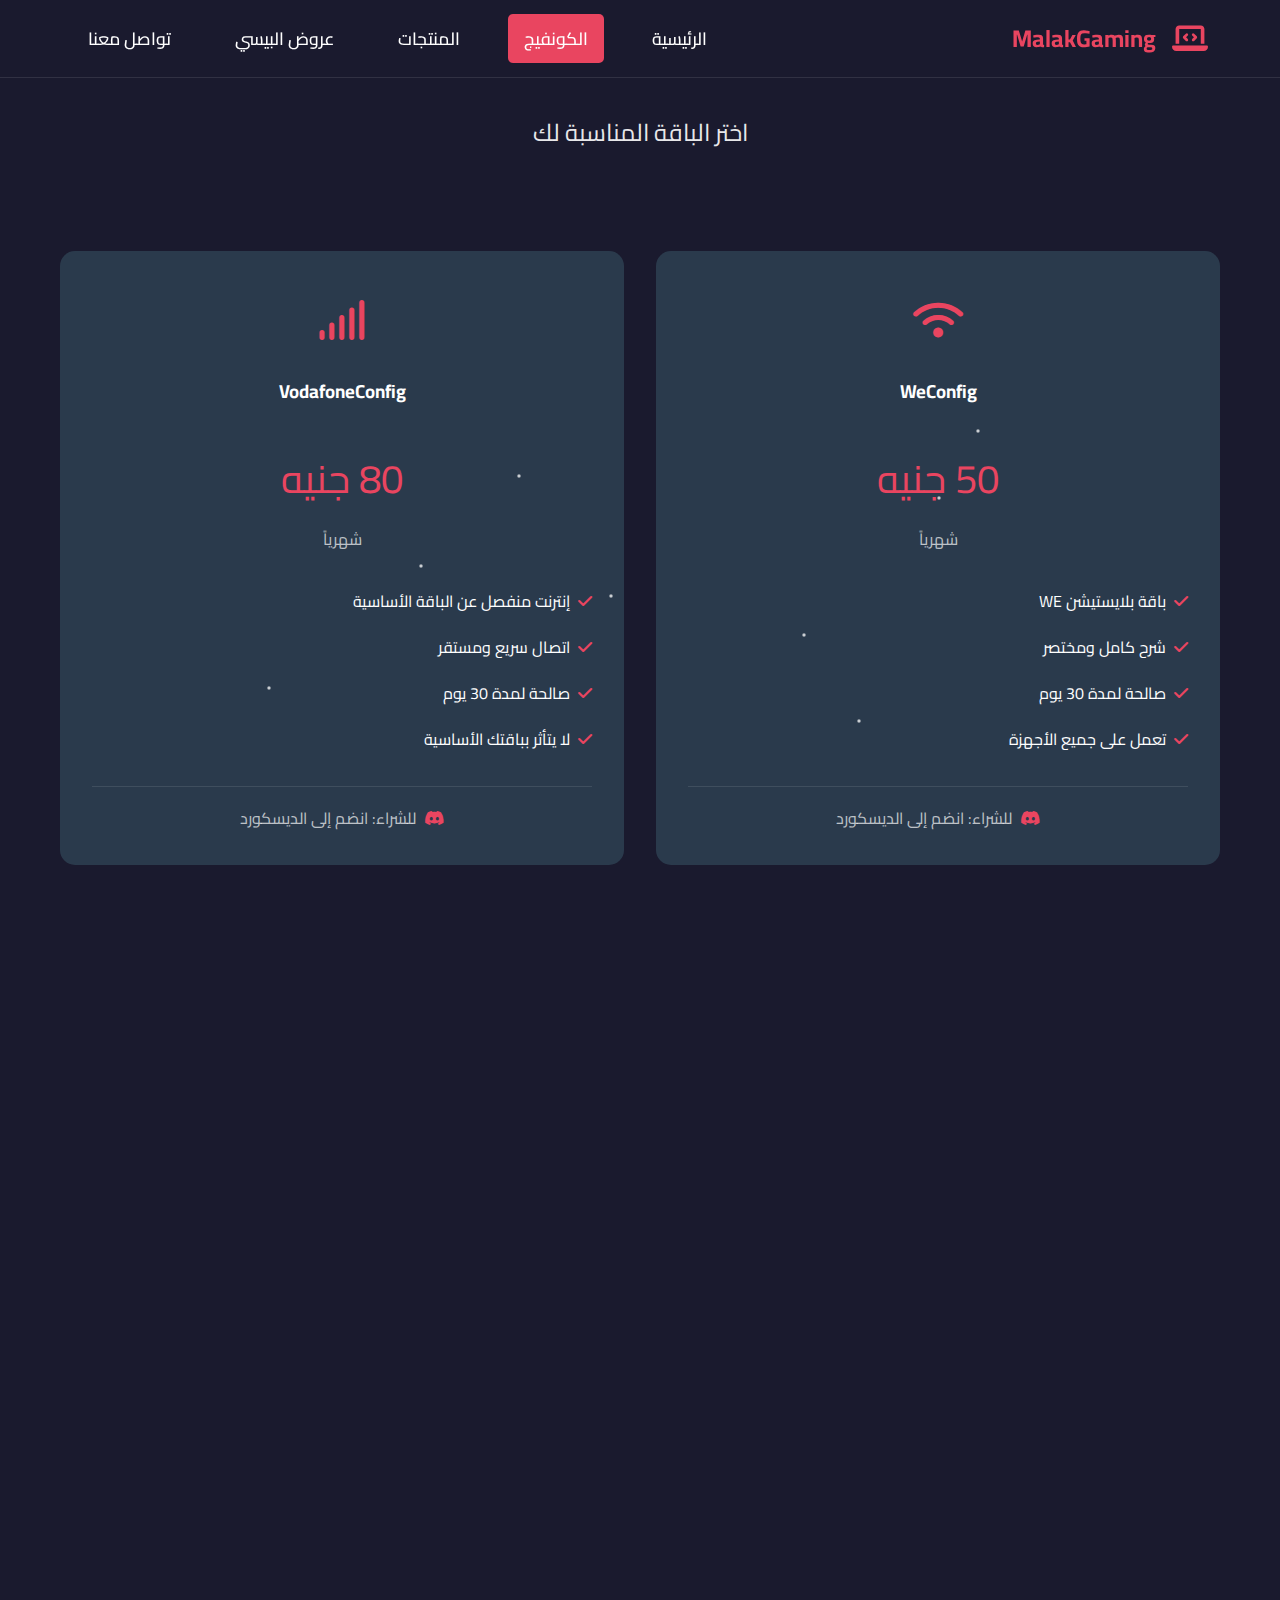
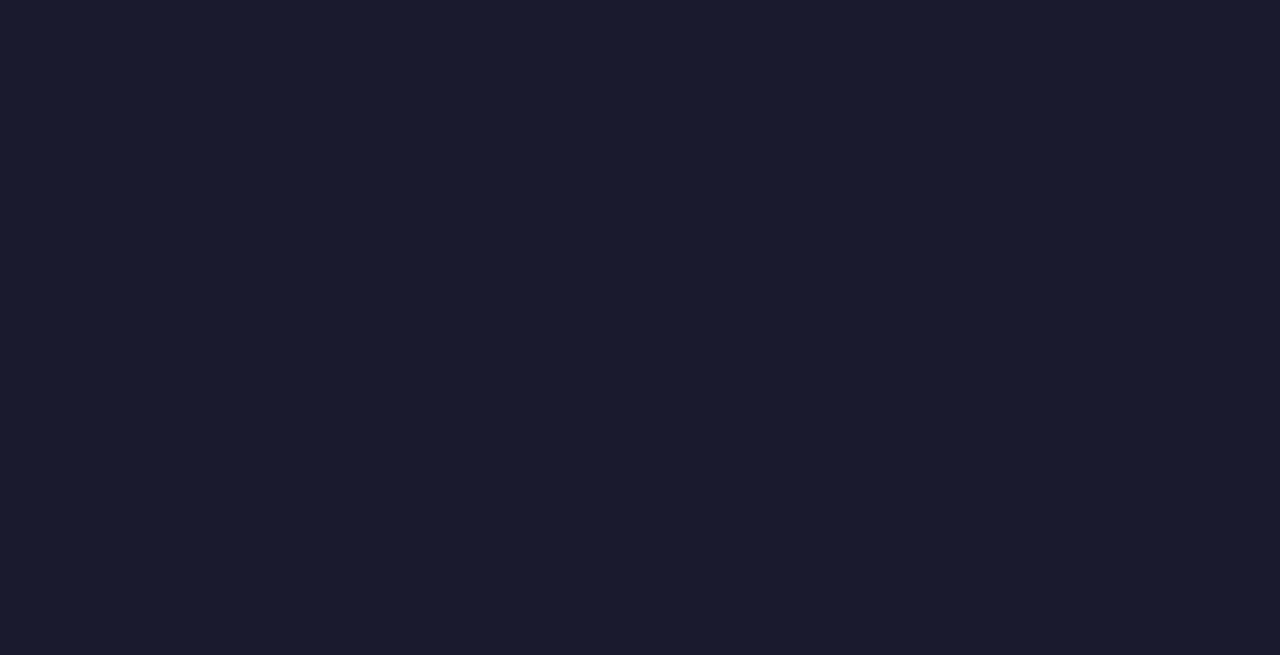
<file: config.html>
<!DOCTYPE html>
<html lang="ar" dir="rtl">
<head>
    <meta charset="UTF-8">
    <meta name="viewport" content="width=device-width, initial-scale=1.0, maximum-scale=1.0, user-scalable=no">
    <meta name="description" content="MalakGaming - صفحة احترافية للألعاب والتكنولوجيا">
    <meta name="keywords" content="MalakGaming, ألعاب, تكنولوجيا, YouTube, TikTok, Discord">
    <meta name="author" content="MalakGaming">
    
    <!-- Mobile-specific meta tags -->
    <meta name="theme-color" content="#2c3e50">
    <meta name="apple-mobile-web-app-capable" content="yes">
    <meta name="apple-mobile-web-app-status-bar-style" content="black-translucent">
    <meta name="apple-mobile-web-app-title" content="MalakGaming">
    <meta name="mobile-web-app-capable" content="yes">
    
    <title>الكونفيج - MalakGaming</title>
    
    <!-- Fonts -->
    <link rel="preconnect" href="https://fonts.googleapis.com">
    <link rel="preconnect" href="https://fonts.gstatic.com" crossorigin>
    <link href="https://fonts.googleapis.com/css2?family=Cairo:wght@300;400;600;700;900&display=swap" rel="stylesheet">
    
    <!-- Font Awesome -->
    <link rel="stylesheet" href="https://cdnjs.cloudflare.com/ajax/libs/font-awesome/6.4.0/css/all.min.css">
    
    <!-- Styles -->
    <link rel="stylesheet" href="style.css">
    
    <!-- Favicon -->
    <link rel="icon" type="image/x-icon" href="data:image/svg+xml,<svg xmlns='http://www.w3.org/2000/svg' viewBox='0 0 100 100'><text y='.9em' font-size='90'>🎮</text></svg>">
</head>
<body>
    <!-- Animated Background -->
    <div class="animated-background">
        <div class="particles"></div>
        <div class="grid-overlay"></div>
    </div>
    
    <!-- Navigation -->
    <nav class="main-nav">
        <div class="nav-container">
            <div class="logo-container">
                <i class="fas fa-laptop-code"></i>
                <span>MalakGaming</span>
            </div>
            <ul class="nav-links">
                <li><a href="index.html">الرئيسية</a></li>
                <li><a href="config.html" class="active">الكونفيج</a></li>
                <li><a href="products.html">المنتجات</a></li>
                <li><a href="pc.html">عروض البيسي</a></li>
                <li><a href="contact.html">تواصل معنا</a></li>
            </ul>
            <div class="menu-toggle">
                <i class="fas fa-bars"></i>
            </div>
        </div>
    </nav>
    
    <!-- Main Container -->
    <div class="container">
        <!-- Header Section -->
        <header class="header">
            <h1 class="name">باقات الكونفيج</h1>
            <p class="title">اختر الباقة المناسبة لك</p>
        </header>
        
        <!-- Config Cards Section -->
        <section class="config-section">
            <div class="config-cards">
                <div class="config-card we-config">
                    <div class="config-header">
                        <div class="config-icon">
                            <i class="fas fa-wifi"></i>
                        </div>
                        <h3>WeConfig</h3>
                    </div>
                    <div class="config-content">
                        <div class="price">50 جنيه</div>
                        <div class="duration">شهرياً</div>
                        <ul class="features">
                            <li><i class="fas fa-check"></i> باقة بلايستيشن WE</li>
                            <li><i class="fas fa-check"></i> شرح كامل ومختصر</li>
                            <li><i class="fas fa-check"></i> صالحة لمدة 30 يوم</li>
                            <li><i class="fas fa-check"></i> تعمل على جميع الأجهزة</li>
                        </ul>
                    </div>
                    <div class="config-footer">
                        <p class="discord-note">
                            <i class="fab fa-discord"></i>
                            للشراء: انضم إلى الديسكورد
                        </p>
                    </div>
                </div>
                
                <div class="config-card vodafone-config">
                    <div class="config-header">
                        <div class="config-icon">
                            <i class="fas fa-signal"></i>
                        </div>
                        <h3>VodafoneConfig</h3>
                    </div>
                    <div class="config-content">
                        <div class="price">80 جنيه</div>
                        <div class="duration">شهرياً</div>
                        <ul class="features">
                            <li><i class="fas fa-check"></i> إنترنت منفصل عن الباقة الأساسية</li>
                            <li><i class="fas fa-check"></i> اتصال سريع ومستقر</li>
                            <li><i class="fas fa-check"></i> صالحة لمدة 30 يوم</li>
                            <li><i class="fas fa-check"></i> لا يتأثر بباقتك الأساسية</li>
                        </ul>
                    </div>
                    <div class="config-footer">
                        <p class="discord-note">
                            <i class="fab fa-discord"></i>
                            للشراء: انضم إلى الديسكورد
                        </p>
                    </div>
                </div>
            </div>
        </section>

        <!-- Detailed Info Section -->
        <section class="info-section">
            <div class="info-card we-info">
                <h3><i class="fas fa-wifi"></i> كونفيج باقة بلايستيشن WE</h3>
                <div class="info-content">
                    <div class="info-step">
                        <p class="step-title"><strong>أولاً:</strong> الباقة مش شغالة لوحدها بالكونفيج</p>
                        <p class="step-desc">لازم تشترك فيها من موقع WE. الكونفيج بيخلي الباقة تشتغل على كل الأجهزة، مش بس البلايستيشن.</p>
                    </div>
                    
                    <div class="info-step">
                        <p class="step-title"><strong>خطوات الاشتراك:</strong></p>
                        <ol class="steps-list">
                            <li>بتشتري الباقة من الموقع</li>
                            <li>بعدها تشتري كونفيج</li>
                            <li>الجيجات بتتسحب من باقة البلايستيشن طول ما بتستخدم الكونفيج</li>
                        </ol>
                    </div>
                    
                    <div class="info-step">
                        <p class="step-title"><strong>مدة الكونفيج:</strong></p>
                        <p class="step-desc">الكونفيج بينتهي بعد 30 يوم من شرائه (سعره 50 جنيه للشهر). بعدها بتشتري واحد تاني.</p>
                    </div>
                    
                    <div class="info-note">
                        <p><strong>ملحوظة مهمة:</strong> الباقة والكونفيج شغالين مع بعض، ومفيش تغيير في طريقة الشغل أو الشروط.</p>
                    </div>
                </div>
            </div>
            
            <div class="info-card vodafone-info">
                <h3><i class="fas fa-signal"></i> كونفيج فودافون</h3>
                <div class="info-content">
                    <div class="info-step">
                        <p class="step-title"><strong>أولاً:</strong> معلومات مهمة عن الباقة</p>
                        <p class="step-desc">الباقة الأساسية بتاعتك مش محتاجة أي إضافات أو باقات حماية طالما هي شغالة، حتى لو الجيجات خلصت!</p>
                    </div>

                    <div class="info-step">
                        <p class="step-title"><strong>إزاي بيشتغل الكونفيج؟</strong></p>
                        <ul class="features-list">
                            <li>بيوفر لك إنترنت كامل منفصل عن باقة فودافون الأساسية</li>
                            <li>مش بيتأثر بأي حاجة في باقتك (حتى لو الجيجات خلصت أو الباقة قاربت تنتهي)</li>
                            <li>السعر: 80 جنيه لمدة 30 يوم</li>
                        </ul>
                    </div>

                    <div class="info-step">
                        <p class="step-title"><strong>المميزات:</strong></p>
                        <ul class="features-list">
                            <li>اتصال سريع ومستقر بدون تقطيع</li>
                            <li>تقدر تستخدمه على عدد معين من الأجهزة (بنحدده حسب طلبك)</li>
                            <li>لو زاد العدد عن المتفق عليه، ممكن السرعة تقل أو ينقطع</li>
                        </ul>
                    </div>

                    <div class="info-note">
                        <p><strong>ملحوظة مهمة:</strong> الكونفيج مش هيتأثر بباقتك الأساسية، حتى لو معندكش جيجات!</p>
                    </div>
                </div>
            </div>
        </section>
    </div>
    
    <!-- Scripts -->
    <script src="script.js"></script>
</body>
</html>
</file>
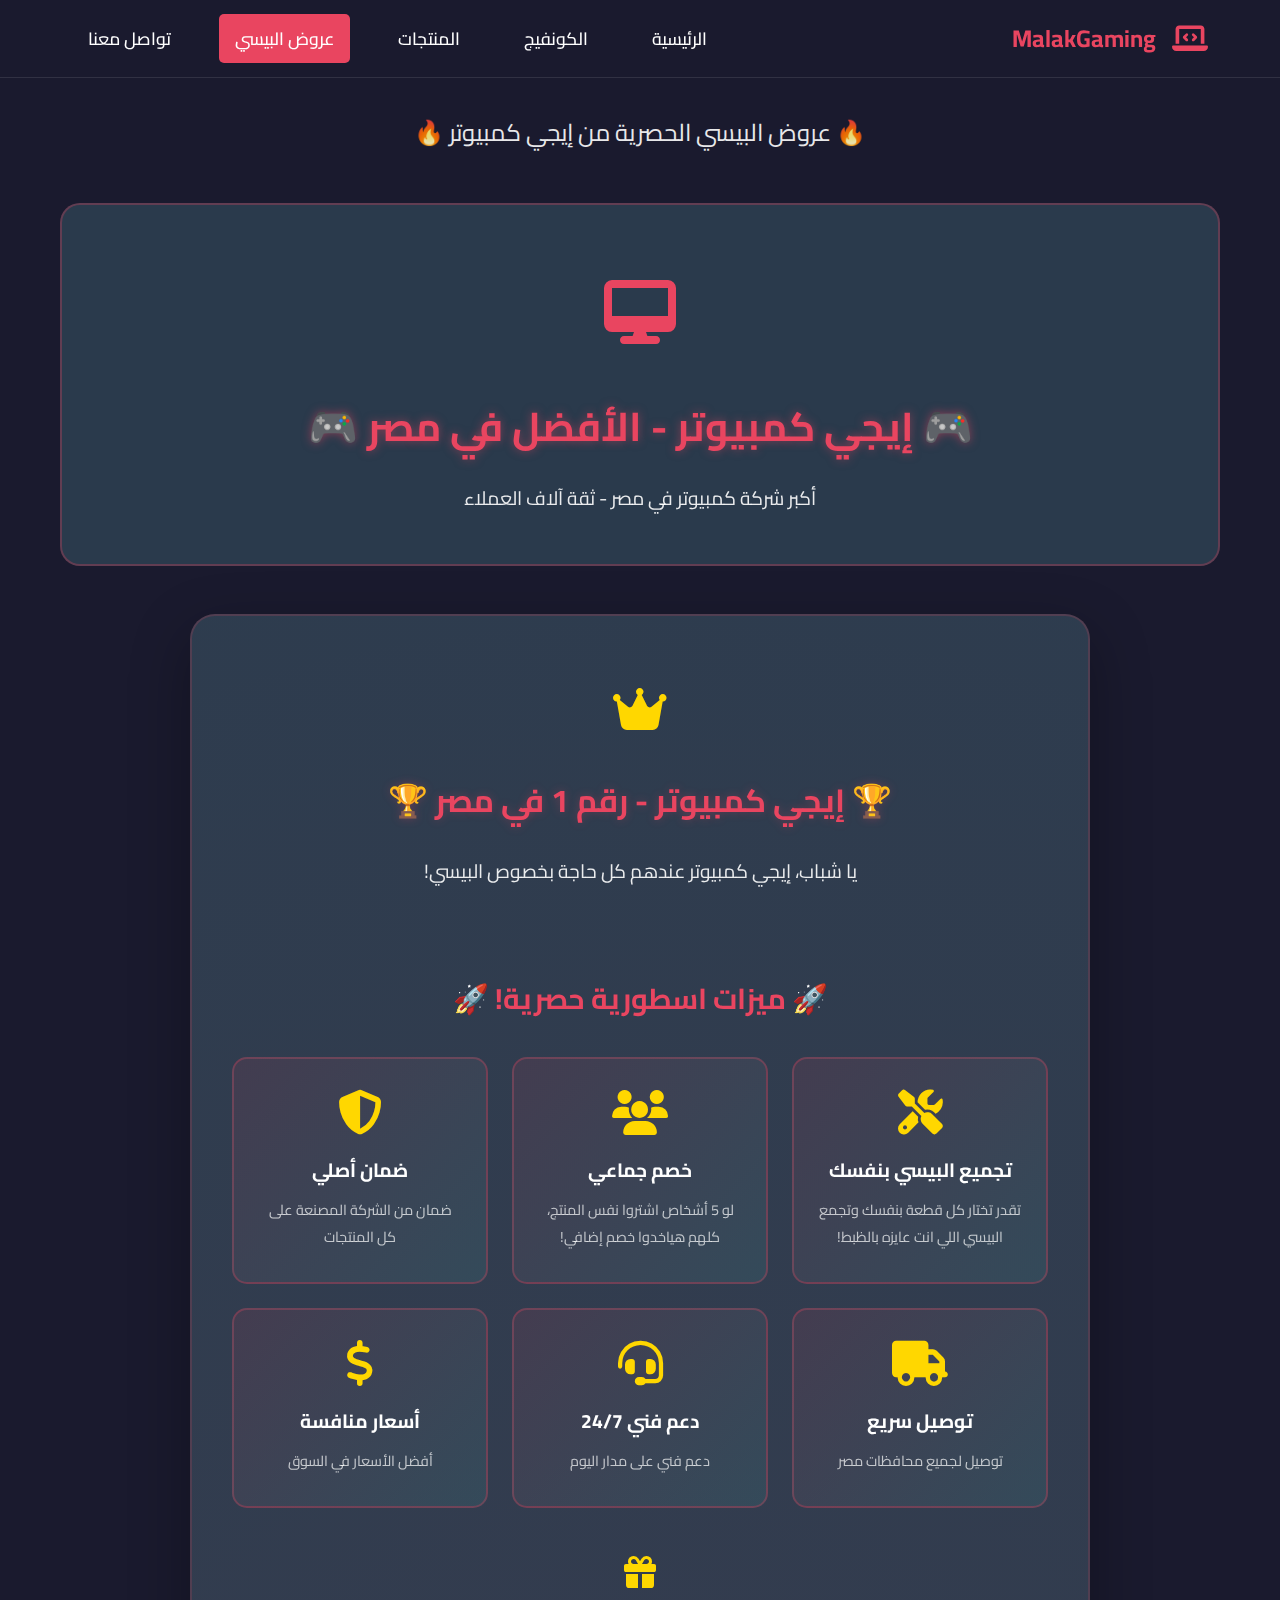
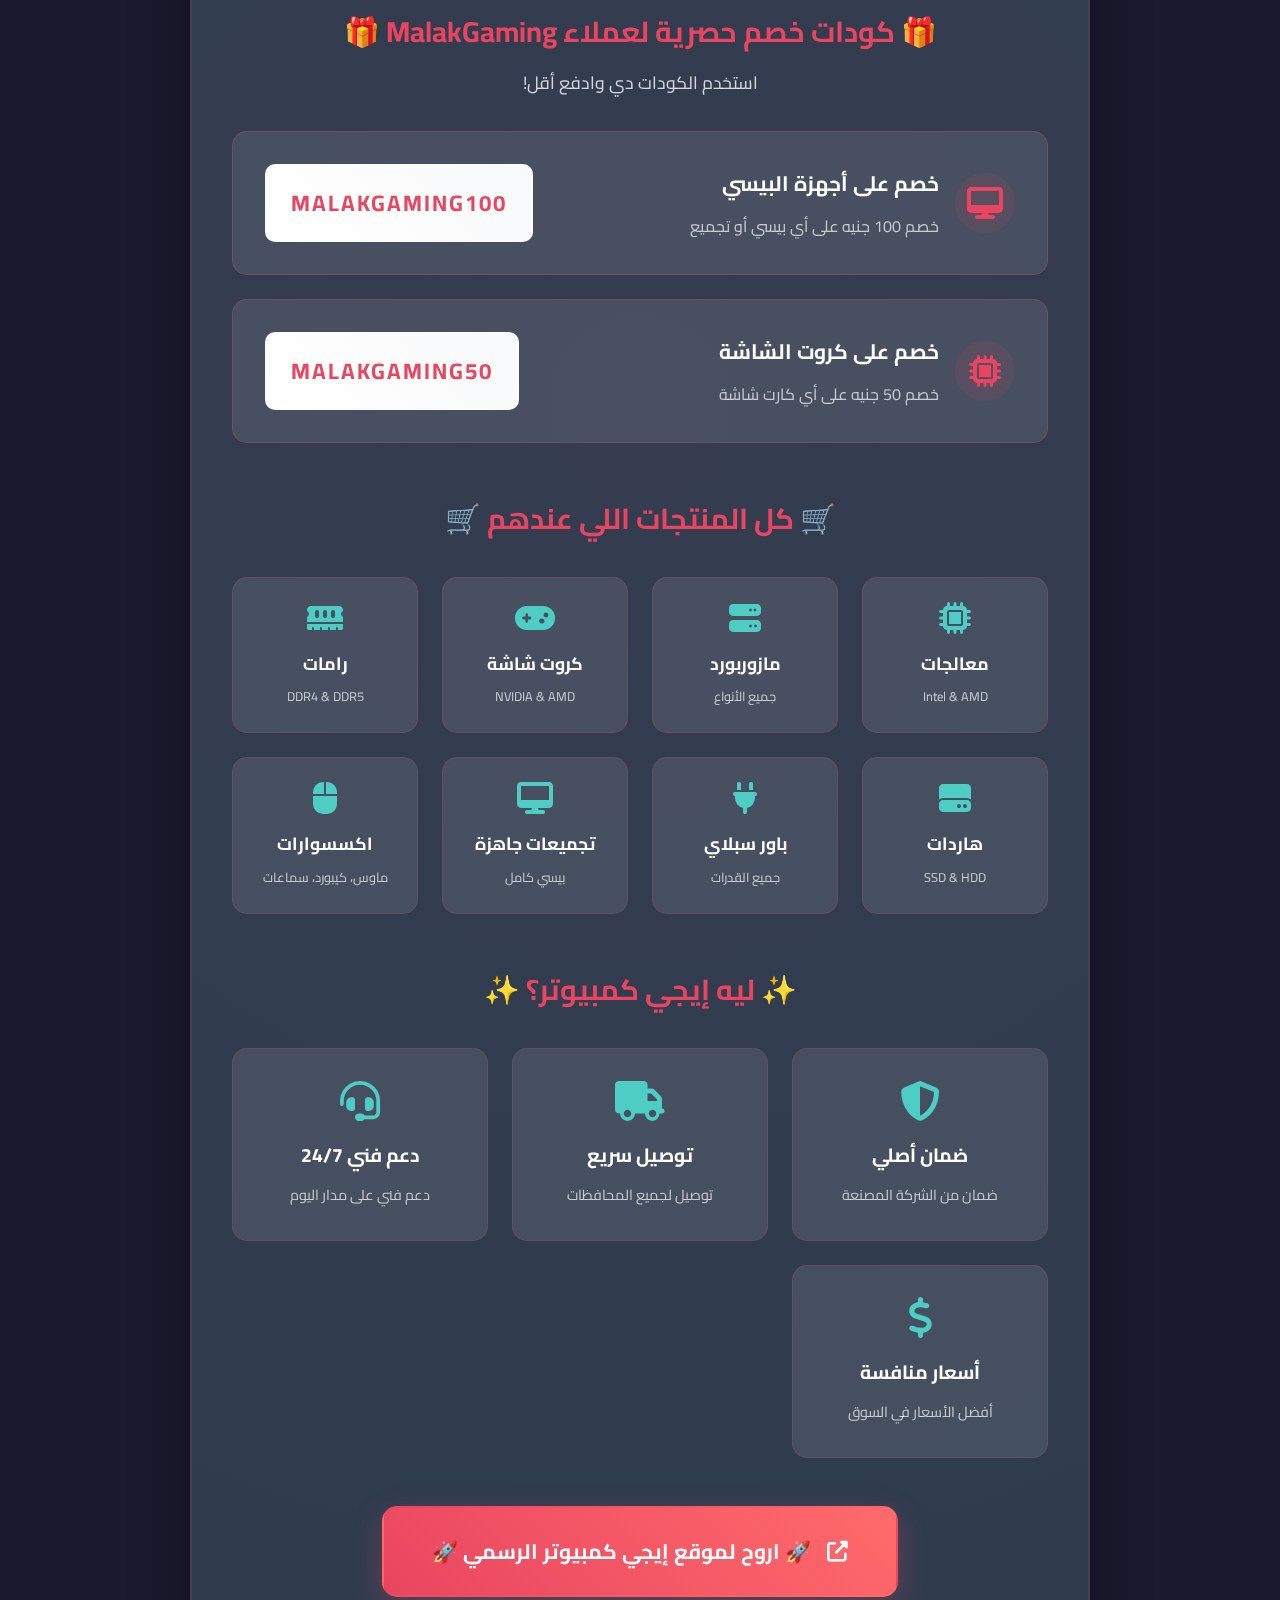
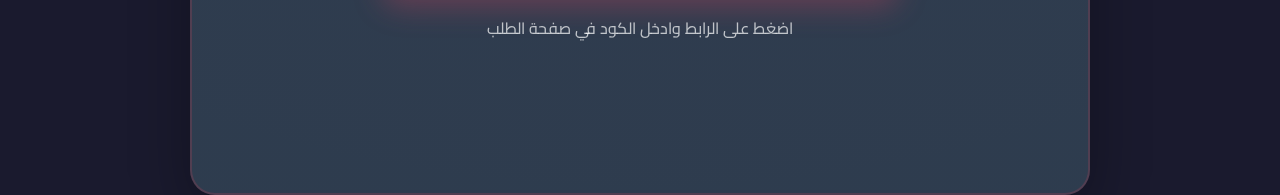
<file: pc.html>
<!DOCTYPE html>
<html lang="ar" dir="rtl">
<head>
    <meta charset="UTF-8">
    <meta name="viewport" content="width=device-width, initial-scale=1.0, maximum-scale=1.0, user-scalable=no">
    <meta name="description" content="MalakGaming - عروض البيسي من إيجي كمبيوتر">
    <meta name="keywords" content="MalakGaming, إيجي كمبيوتر, عروض البيسي, كروت الشاشة">
    <meta name="author" content="MalakGaming">
    
    <!-- Mobile-specific meta tags -->
    <meta name="theme-color" content="#2c3e50">
    <meta name="apple-mobile-web-app-capable" content="yes">
    <meta name="apple-mobile-web-app-status-bar-style" content="black-translucent">
    <meta name="apple-mobile-web-app-title" content="MalakGaming">
    <meta name="mobile-web-app-capable" content="yes">
    
    <title>عروض البيسي - إيجي كمبيوتر | MalakGaming</title>
    
    <!-- Fonts -->
    <link rel="preconnect" href="https://fonts.googleapis.com">
    <link rel="preconnect" href="https://fonts.gstatic.com" crossorigin>
    <link href="https://fonts.googleapis.com/css2?family=Cairo:wght@300;400;600;700;900&display=swap" rel="stylesheet">
    
    <!-- Font Awesome -->
    <link rel="stylesheet" href="https://cdnjs.cloudflare.com/ajax/libs/font-awesome/6.4.0/css/all.min.css">
    
    <!-- Styles -->
    <link rel="stylesheet" href="style.css">
    
    <!-- Favicon -->
    <link rel="icon" type="image/x-icon" href="data:image/svg+xml,<svg xmlns='http://www.w3.org/2000/svg' viewBox='0 0 100 100'><text y='.9em' font-size='90'>🎮</text></svg>">
</head>
<body>
    <!-- Animated Background -->
    <div class="animated-background">
        <div class="particles"></div>
        <div class="grid-overlay"></div>
    </div>
    
    <!-- Navigation -->
    <nav class="main-nav">
        <div class="nav-container">
            <div class="logo-container">
                <i class="fas fa-laptop-code"></i>
                <span>MalakGaming</span>
            </div>
            <ul class="nav-links">
                <li><a href="index.html">الرئيسية</a></li>
                <li><a href="config.html">الكونفيج</a></li>
                <li><a href="products.html">المنتجات</a></li>
                <li><a href="pc.html" class="active">عروض البيسي</a></li>
                <li><a href="contact.html">تواصل معنا</a></li>
            </ul>
            <div class="menu-toggle">
                <i class="fas fa-bars"></i>
            </div>
        </div>
    </nav>
    
    <!-- Main Container -->
    <div class="container">
        <!-- Header Section -->
        <header class="header">
            <h1 class="name">MalakGaming</h1>
            <p class="title">🔥 عروض البيسي الحصرية من إيجي كمبيوتر 🔥</p>
        </header>
        
        <!-- Hero Section -->
        <section class="pc-hero">
            <div class="hero-content">
                <div class="hero-icon">
                    <i class="fas fa-desktop"></i>
                </div>
                <h2 class="hero-title">🎮 إيجي كمبيوتر - الأفضل في مصر 🎮</h2>
                <p class="hero-subtitle">أكبر شركة كمبيوتر في مصر - ثقة آلاف العملاء</p>
            </div>
        </section>
        
        <!-- Main PC Section -->
        <section class="pc-section">
            <div class="pc-container">
                <!-- Company Info -->
                <div class="company-info">
                    <div class="company-icon">
                        <i class="fas fa-crown"></i>
                    </div>
                    <h3 class="company-title">🏆 إيجي كمبيوتر - رقم 1 في مصر 🏆</h3>
                    <p class="company-desc">
                        يا شباب، إيجي كمبيوتر عندهم كل حاجة بخصوص البيسي! 
                        <br><br>

                    </p>
                </div>
                
                <!-- Special Features Section -->
                <div class="special-features">
                    <h3 class="features-title">🚀 ميزات اسطورية حصرية! 🚀</h3>
                    <div class="features-grid">
                        <div class="feature-item special-feature">
                            <i class="fas fa-tools"></i>
                            <h4>تجميع البيسي بنفسك</h4>
                            <p>تقدر تختار كل قطعة بنفسك وتجمع البيسي اللي انت عايزه بالظبط!</p>
                        </div>
                        <div class="feature-item special-feature">
                            <i class="fas fa-users"></i>
                            <h4>خصم جماعي</h4>
                            <p>لو 5 أشخاص اشتروا نفس المنتج، كلهم هياخدوا خصم إضافي!</p>
                        </div>
                        <div class="feature-item special-feature">
                            <i class="fas fa-shield-alt"></i>
                            <h4>ضمان أصلي</h4>
                            <p>ضمان من الشركة المصنعة على كل المنتجات</p>
                        </div>
                        <div class="feature-item special-feature">
                            <i class="fas fa-truck"></i>
                            <h4>توصيل سريع</h4>
                            <p>توصيل لجميع محافظات مصر</p>
                        </div>
                        <div class="feature-item special-feature">
                            <i class="fas fa-headset"></i>
                            <h4>دعم فني 24/7</h4>
                            <p>دعم فني على مدار اليوم</p>
                        </div>
                        <div class="feature-item special-feature">
                            <i class="fas fa-dollar-sign"></i>
                            <h4>أسعار منافسة</h4>
                            <p>أفضل الأسعار في السوق</p>
                        </div>
                    </div>
                </div>
                
                <!-- Discount Codes Section -->
                <div class="discount-section">
                    <div class="discount-header">
                        <i class="fas fa-gift"></i>
                        <h3>🎁 كودات خصم حصرية لعملاء MalakGaming 🎁</h3>
                        <p>استخدم الكودات دي وادفع أقل!</p>
                    </div>
                    
                    <!-- PC Discount -->
                    <div class="discount-card pc-discount">
                        <div class="discount-info">
                            <div class="discount-icon">
                                <i class="fas fa-desktop"></i>
                            </div>
                            <div class="discount-details">
                                <h4>خصم على أجهزة البيسي</h4>
                                <p>خصم 100 جنيه على أي بيسي أو تجميع</p>
                            </div>
                        </div>
                        <div class="discount-code-container">
                            <span class="discount-code interactive-copy" id="copy-pc" onclick="copyDiscount('MALAKGAMING100', this, 'copy-pc')">
                                <span class="code-text">MALAKGAMING100</span>
                            </span>
                        </div>
                    </div>
                    
                    <!-- GPU Discount -->
                    <div class="discount-card gpu-discount">
                        <div class="discount-info">
                            <div class="discount-icon">
                                <i class="fas fa-microchip"></i>
                            </div>
                            <div class="discount-details">
                                <h4>خصم على كروت الشاشة</h4>
                                <p>خصم 50 جنيه على أي كارت شاشة</p>
                            </div>
                        </div>
                        <div class="discount-code-container">
                            <span class="discount-code interactive-copy" id="copy-gpu" onclick="copyDiscount('MALAKGAMING50', this, 'copy-gpu')">
                                <span class="code-text">MALAKGAMING50</span>
                            </span>
                        </div>
                    </div>
                </div>
                
                <!-- Products Categories -->
                <div class="products-categories">
                    <h3 class="categories-title">🛒 كل المنتجات اللي عندهم 🛒</h3>
                    <div class="categories-grid">
                        <div class="category-item">
                            <i class="fas fa-microchip"></i>
                            <h4>معالجات</h4>
                            <p>Intel & AMD</p>
                        </div>
                        <div class="category-item">
                            <i class="fas fa-server"></i>
                            <h4>مازوربورد</h4>
                            <p>جميع الأنواع</p>
                        </div>
                        <div class="category-item">
                            <i class="fas fa-gamepad"></i>
                            <h4>كروت شاشة</h4>
                            <p>NVIDIA & AMD</p>
                        </div>
                        <div class="category-item">
                            <i class="fas fa-memory"></i>
                            <h4>رامات</h4>
                            <p>DDR4 & DDR5</p>
                        </div>
                        <div class="category-item">
                            <i class="fas fa-hdd"></i>
                            <h4>هاردات</h4>
                            <p>SSD & HDD</p>
                        </div>
                        <div class="category-item">
                            <i class="fas fa-plug"></i>
                            <h4>باور سبلاي</h4>
                            <p>جميع القدرات</p>
                        </div>
                        <div class="category-item">
                            <i class="fas fa-desktop"></i>
                            <h4>تجميعات جاهزة</h4>
                            <p>بيسي كامل</p>
                        </div>
                        <div class="category-item">
                            <i class="fas fa-mouse"></i>
                            <h4>اكسسوارات</h4>
                            <p>ماوس، كيبورد، سماعات</p>
                        </div>
                    </div>
                </div>
                
                <!-- Features Section -->
                <div class="features-section">
                    <h3 class="features-title">✨ ليه إيجي كمبيوتر؟ ✨</h3>
                    <div class="features-grid">
                        <div class="feature-item">
                            <i class="fas fa-shield-alt"></i>
                            <h4>ضمان أصلي</h4>
                            <p>ضمان من الشركة المصنعة</p>
                        </div>
                        <div class="feature-item">
                            <i class="fas fa-truck"></i>
                            <h4>توصيل سريع</h4>
                            <p>توصيل لجميع المحافظات</p>
                        </div>
                        <div class="feature-item">
                            <i class="fas fa-headset"></i>
                            <h4>دعم فني 24/7</h4>
                            <p>دعم فني على مدار اليوم</p>
                        </div>
                        <div class="feature-item">
                            <i class="fas fa-dollar-sign"></i>
                            <h4>أسعار منافسة</h4>
                            <p>أفضل الأسعار في السوق</p>
                        </div>
                    </div>
                </div>
                
                <!-- Call to Action -->
                <div class="cta-section">
                    <a href="https://egycomputers.com/" target="_blank" class="cta-button">
                        <i class="fas fa-external-link-alt"></i>
                        🚀 اروح لموقع إيجي كمبيوتر الرسمي 🚀
                    </a>
                    <p class="cta-note">اضغط على الرابط وادخل الكود في صفحة الطلب</p>
                </div>
                
                <!-- Success Message -->
                <div id="copy-success" class="copy-success">
                    <i class="fas fa-check-circle"></i>
                    <span id="copy-success-text">تم نسخ الكود بنجاح!</span>
                </div>
            </div>
        </section>
    </div>
    
    <!-- Scripts -->
    <script src="script.js"></script>
    
    <style>
    /* PC Page Specific Styles */
    .pc-hero {
        text-align: center;
        margin: 2rem 0 3rem 0;
    }
    
    .hero-content {
        background: rgba(44, 62, 80, 0.9);
        border-radius: 20px;
        padding: 3rem 2rem;
        border: 2px solid rgba(233, 69, 96, 0.3);
        position: relative;
        overflow: hidden;
    }
    
    .hero-content::before {
        content: '';
        position: absolute;
        top: 0;
        left: 0;
        right: 0;
        bottom: 0;
        background: linear-gradient(45deg, rgba(233, 69, 96, 0.1), rgba(78, 205, 196, 0.1));
        opacity: 0;
        transition: opacity 0.3s ease;
    }
    
    .hero-content:hover::before {
        opacity: 1;
    }
    
    .hero-icon {
        font-size: 4rem;
        color: #e94560;
        margin-bottom: 1rem;
        position: relative;
        z-index: 1;
    }
    
    .hero-title {
        font-size: 2.5rem;
        color: #e94560;
        margin-bottom: 1rem;
        position: relative;
        z-index: 1;
        text-shadow: 0 0 10px rgba(233, 69, 96, 0.5);
    }
    
    .hero-subtitle {
        font-size: 1.3rem;
        color: rgba(255, 255, 255, 0.9);
        position: relative;
        z-index: 1;
    }
    
    .pc-container {
        max-width: 900px;
        margin: 0 auto;
        background: rgba(44, 62, 80, 0.95);
        border-radius: 25px;
        padding: 3rem 2.5rem;
        box-shadow: 0 20px 60px rgba(0, 0, 0, 0.3);
        border: 2px solid rgba(233, 69, 96, 0.2);
        position: relative;
        overflow: hidden;
    }
    
    .pc-container::before {
        content: '';
        position: absolute;
        top: -50%;
        left: -50%;
        width: 200%;
        height: 200%;
        background: radial-gradient(circle, rgba(233, 69, 96, 0.05) 0%, transparent 70%);
        animation: rotate 20s linear infinite;
    }
    
    @keyframes rotate {
        from { transform: rotate(0deg); }
        to { transform: rotate(360deg); }
    }
    
    .company-info {
        text-align: center;
        margin-bottom: 3rem;
        position: relative;
        z-index: 1;
    }
    
    .company-icon {
        font-size: 3rem;
        color: #ffd700;
        margin-bottom: 1rem;
    }
    
    .company-title {
        font-size: 2rem;
        color: #e94560;
        margin-bottom: 1.5rem;
        text-shadow: 0 0 10px rgba(233, 69, 96, 0.3);
    }
    
    .company-desc {
        font-size: 1.2rem;
        line-height: 1.8;
        color: rgba(255, 255, 255, 0.9);
    }
    
    .discount-section {
        margin: 3rem 0;
        position: relative;
        z-index: 1;
    }
    
    .discount-header {
        text-align: center;
        margin-bottom: 2rem;
    }
    
    .discount-header i {
        font-size: 2rem;
        color: #ffd700;
        margin-bottom: 1rem;
    }
    
    .discount-header h3 {
        font-size: 1.8rem;
        color: #e94560;
        margin-bottom: 0.5rem;
    }
    
    .discount-header p {
        color: rgba(255, 255, 255, 0.8);
        font-size: 1.1rem;
    }
    
    .discount-card {
        background: rgba(255, 255, 255, 0.1);
        border-radius: 15px;
        padding: 2rem;
        margin-bottom: 1.5rem;
        border: 1px solid rgba(233, 69, 96, 0.3);
        transition: all 0.3s ease;
        display: flex;
        justify-content: space-between;
        align-items: center;
        flex-wrap: wrap;
        gap: 1rem;
    }
    
    .discount-card:hover {
        background: rgba(233, 69, 96, 0.1);
        border-color: #e94560;
        transform: translateY(-5px);
        box-shadow: 0 15px 40px rgba(233, 69, 96, 0.2);
    }
    
    .discount-info {
        display: flex;
        align-items: center;
        gap: 1rem;
        flex: 1;
    }
    
    .discount-icon {
        font-size: 2rem;
        color: #e94560;
        width: 60px;
        height: 60px;
        background: rgba(233, 69, 96, 0.1);
        border-radius: 50%;
        display: flex;
        align-items: center;
        justify-content: center;
    }
    
    .discount-details h4 {
        color: #ffffff;
        font-size: 1.3rem;
        margin-bottom: 0.5rem;
    }
    
    .discount-details p {
        color: rgba(255, 255, 255, 0.7);
        font-size: 1rem;
    }
    
    .discount-code-container {
        display: flex;
        align-items: center;
        gap: 1rem;
        flex-wrap: wrap;
    }
    
    .discount-code {
        background: linear-gradient(45deg, #ffffff, #f8f9fa);
        color: #e94560;
        font-weight: bold;
        font-size: 1.4rem;
        border-radius: 10px;
        padding: 1rem 1.5rem;
        letter-spacing: 2px;
        cursor: pointer;
        transition: all 0.3s ease;
        border: 2px solid transparent;
        min-width: 200px;
        text-align: center;
        user-select: none;
        position: relative;
        overflow: hidden;
    }
    
    .discount-code::before {
        content: 'انقر للنسخ';
        position: absolute;
        top: 50%;
        left: 50%;
        transform: translate(-50%, -50%);
        background: rgba(233, 69, 96, 0.9);
        color: white;
        padding: 0.5rem 1rem;
        border-radius: 5px;
        font-size: 0.8rem;
        opacity: 0;
        transition: opacity 0.3s ease;
        pointer-events: none;
        white-space: nowrap;
    }
    
    .discount-code:hover::before {
        opacity: 1;
    }
    
    .discount-code:hover {
        background: linear-gradient(45deg, #e94560, #ff6b6b);
        color: #ffffff;
        transform: scale(1.05);
        box-shadow: 0 10px 25px rgba(233, 69, 96, 0.4);
        border-color: #e94560;
    }
    
    .discount-code:hover span {
        opacity: 0;
    }
    
    .code-text {
        transition: opacity 0.3s ease;
    }
    
    .discount-code:active {
        transform: scale(0.95);
    }
    
    .discount-code.copied {
        animation: codeFlash 0.7s;
        background: linear-gradient(45deg, #4ecdc4, #44a08d) !important;
        color: #ffffff !important;
        box-shadow: 0 0 20px rgba(78, 205, 196, 0.6);
    }
    
    .features-section {
        margin: 3rem 0;
        position: relative;
        z-index: 1;
    }
    
    .features-title {
        text-align: center;
        font-size: 1.8rem;
        color: #e94560;
        margin-bottom: 2rem;
    }
    
    .features-grid {
        display: grid;
        grid-template-columns: repeat(auto-fit, minmax(200px, 1fr));
        gap: 1.5rem;
    }
    
    .feature-item {
        background: rgba(255, 255, 255, 0.1);
        border-radius: 15px;
        padding: 2rem 1.5rem;
        text-align: center;
        border: 1px solid rgba(233, 69, 96, 0.2);
        transition: all 0.3s ease;
    }
    
    .feature-item:hover {
        background: rgba(233, 69, 96, 0.1);
        border-color: #e94560;
        transform: translateY(-5px);
        box-shadow: 0 10px 30px rgba(233, 69, 96, 0.2);
    }
    
    .feature-item i {
        font-size: 2.5rem;
        color: #4ecdc4;
        margin-bottom: 1rem;
    }
    
    .feature-item h4 {
        color: #ffffff;
        font-size: 1.2rem;
        margin-bottom: 0.5rem;
    }
    
    .feature-item p {
        color: rgba(255, 255, 255, 0.7);
        font-size: 0.9rem;
    }
    
    .cta-section {
        text-align: center;
        margin: 3rem 0 2rem 0;
        position: relative;
        z-index: 1;
    }
    
    .cta-button {
        display: inline-flex;
        align-items: center;
        gap: 1rem;
        background: linear-gradient(45deg, #e94560, #ff6b6b);
        color: #ffffff;
        padding: 1.5rem 3rem;
        border-radius: 15px;
        text-decoration: none;
        font-size: 1.3rem;
        font-weight: 700;
        transition: all 0.3s ease;
        border: 2px solid transparent;
        box-shadow: 0 10px 30px rgba(233, 69, 96, 0.3);
    }
    
    .cta-button:hover {
        background: linear-gradient(45deg, #ff6b6b, #e94560);
        transform: translateY(-5px);
        box-shadow: 0 20px 50px rgba(233, 69, 96, 0.4);
        border-color: #ffffff;
    }
    
    .cta-note {
        color: rgba(255, 255, 255, 0.7);
        font-size: 1rem;
        margin-top: 1rem;
    }
    
    .copy-success {
        display: flex;
        align-items: center;
        justify-content: center;
        gap: 0.5rem;
        color: #4ecdc4;
        font-weight: bold;
        font-size: 1.2rem;
        margin-top: 2rem;
        opacity: 0;
        transition: opacity 0.3s ease;
        padding: 1rem;
        background: rgba(78, 205, 196, 0.1);
        border-radius: 10px;
        border: 1px solid rgba(78, 205, 196, 0.3);
    }
    
    .copy-success.show {
        opacity: 1;
    }
    
    .copy-success i {
        font-size: 1.5rem;
    }
    
    @keyframes codeFlash {
        0% { background: linear-gradient(45deg, #ffffff, #f8f9fa); color: #e94560; }
        30% { background: linear-gradient(45deg, #4ecdc4, #44a08d); color: #ffffff; }
        70% { background: linear-gradient(45deg, #4ecdc4, #44a08d); color: #ffffff; }
        100% { background: linear-gradient(45deg, #ffffff, #f8f9fa); color: #e94560; }
    }
    
    /* Responsive Design */
    @media (max-width: 768px) {
        .hero-title {
            font-size: 2rem;
        }
        
        .pc-container {
            padding: 2rem 1.5rem;
            margin: 0 1rem;
        }
        
        .discount-card {
            flex-direction: column;
            text-align: center;
        }
        
        .discount-code-container {
            justify-content: center;
        }
        
        .discount-code {
            min-width: 180px;
            font-size: 1.2rem;
        }
        
        .features-grid {
            grid-template-columns: repeat(auto-fit, minmax(150px, 1fr));
        }
        
        .categories-grid {
            grid-template-columns: repeat(auto-fit, minmax(120px, 1fr));
        }
        
        .category-item {
            padding: 1rem 0.5rem;
        }
        
        .category-item i {
            font-size: 1.5rem;
        }
        
        .category-item h4 {
            font-size: 1rem;
        }
        
        .category-item p {
            font-size: 0.7rem;
        }
        
        .cta-button {
            padding: 1.2rem 2rem;
            font-size: 1.1rem;
        }
    }
    
    /* Special Features Section */
    .special-features {
        margin: 3rem 0;
        position: relative;
        z-index: 1;
    }
    
    .special-feature {
        background: linear-gradient(135deg, rgba(233, 69, 96, 0.1), rgba(78, 205, 196, 0.1)) !important;
        border: 2px solid rgba(233, 69, 96, 0.3) !important;
    }
    
    .special-feature:hover {
        background: linear-gradient(135deg, rgba(233, 69, 96, 0.2), rgba(78, 205, 196, 0.2)) !important;
        border-color: #e94560 !important;
        transform: translateY(-8px) !important;
        box-shadow: 0 20px 40px rgba(233, 69, 96, 0.3) !important;
    }
    
    .special-feature i {
        color: #ffd700 !important;
        font-size: 2.8rem !important;
    }
    
    /* Products Categories */
    .products-categories {
        margin: 3rem 0;
        position: relative;
        z-index: 1;
    }
    
    .categories-title {
        text-align: center;
        font-size: 1.8rem;
        color: #e94560;
        margin-bottom: 2rem;
    }
    
    .categories-grid {
        display: grid;
        grid-template-columns: repeat(auto-fit, minmax(150px, 1fr));
        gap: 1.5rem;
    }
    
    .category-item {
        background: rgba(255, 255, 255, 0.1);
        border-radius: 15px;
        padding: 1.5rem 1rem;
        text-align: center;
        border: 1px solid rgba(233, 69, 96, 0.2);
        transition: all 0.3s ease;
        cursor: pointer;
    }
    
    .category-item:hover {
        background: rgba(233, 69, 96, 0.1);
        border-color: #e94560;
        transform: translateY(-5px);
        box-shadow: 0 10px 30px rgba(233, 69, 96, 0.2);
    }
    
    .category-item i {
        font-size: 2rem;
        color: #4ecdc4;
        margin-bottom: 0.8rem;
    }
    
    .category-item h4 {
        color: #ffffff;
        font-size: 1.1rem;
        margin-bottom: 0.3rem;
    }
    
    .category-item p {
        color: rgba(255, 255, 255, 0.7);
        font-size: 0.8rem;
    }
    </style>
    
    <script>
    function copyDiscount(code, codeElement, codeId) {
        navigator.clipboard.writeText(code);
        
        var msg = document.getElementById('copy-success');
        
        // Show success message
        msg.classList.add('show');
        codeElement.classList.add('copied');
        
        // Update success text
        document.getElementById('copy-success-text').textContent = 'تم نسخ الكود بنجاح!';
        
        // Hide success message and reset after delay
        setTimeout(function(){ 
            msg.classList.remove('show');
            codeElement.classList.remove('copied');
        }, 2000);
    }
    
    // Enhanced hover effects
    document.addEventListener('DOMContentLoaded', function() {
        // Add hover effects to discount codes
        document.querySelectorAll('.discount-code').forEach(function(el){
            el.addEventListener('mouseenter', function(){
                if(!el.classList.contains('copied')){
                    el.style.transform = 'scale(1.05)';
                }
            });
            el.addEventListener('mouseleave', function(){
                if(!el.classList.contains('copied')){
                    el.style.transform = 'scale(1)';
                }
            });
        });
        
        // Add hover effects to CTA button
        var ctaButton = document.querySelector('.cta-button');
        if(ctaButton){
            ctaButton.addEventListener('mouseenter', function(){
                this.style.transform = 'translateY(-5px) scale(1.02)';
            });
            ctaButton.addEventListener('mouseleave', function(){
                this.style.transform = 'translateY(0) scale(1)';
            });
        }
        
        // Add hover effects to category items
        document.querySelectorAll('.category-item').forEach(function(el){
            el.addEventListener('mouseenter', function(){
                this.style.transform = 'translateY(-5px) scale(1.02)';
            });
            el.addEventListener('mouseleave', function(){
                this.style.transform = 'translateY(0) scale(1)';
            });
        });
        
        // Add click effects to category items
        document.querySelectorAll('.category-item').forEach(function(el){
            el.addEventListener('click', function(){
                // Add a temporary glow effect
                this.style.boxShadow = '0 0 30px rgba(233, 69, 96, 0.6)';
                setTimeout(() => {
                    this.style.boxShadow = '';
                }, 300);
            });
        });
    });
    </script>
</body>
</html>
</file>
<file: style.css>
/* Reset and Base Styles */
* {
    margin: 0;
    padding: 0;
    box-sizing: border-box;
}

body {
    margin: 0;
    padding: 0;
    font-family: 'Cairo', sans-serif;
    background-color: #1a1a2e;
    color: #ffffff;
    direction: rtl;
    overflow-x: hidden;
    position: relative;
    width: 100%;
}

/* Navigation Styles */
.main-nav {
    position: fixed;
    top: 0;
    left: 0;
    right: 0;
    z-index: 1000;
    background: rgba(26, 26, 46, 0.95);
    backdrop-filter: blur(10px);
    border-bottom: 1px solid rgba(255, 255, 255, 0.1);
}

.nav-container {
    max-width: 1200px;
    margin: 0 auto;
    padding: 1rem 2rem;
    display: flex;
    justify-content: space-between;
    align-items: center;
}

.logo-container {
    display: flex;
    align-items: center;
    gap: 1rem;
    font-size: 1.5rem;
    font-weight: 700;
    color: #e94560;
}

.logo-container i {
    font-size: 1.8rem;
}

.nav-links {
    display: flex;
    gap: 2rem;
    list-style: none;
}

.nav-links a {
    color: #ffffff;
    text-decoration: none;
    font-size: 1.1rem;
    font-weight: 500;
    padding: 0.5rem 1rem;
    border-radius: 5px;
    transition: all 0.3s ease;
}

.nav-links a:hover,
.nav-links a.active {
    background: #e94560;
    color: #ffffff;
}

.menu-toggle {
    display: none;
    font-size: 1.5rem;
    cursor: pointer;
    color: #ffffff;
}

/* Container Adjustments */
.container {
    max-width: 1200px;
    margin: 0 auto;
    padding: 0 20px;
    position: relative;
    overflow: hidden;
}

/* Header Styles */
.header {
    text-align: center;
    margin-bottom: 3rem;
    margin-top: 110px;
}

.name {
    font-size: 3rem;
    color: #e94560;
    margin-bottom: 1rem;
    margin-top: 0;
    text-shadow: 0 0 10px rgba(233, 69, 96, 0.5);
    font-family: 'Cairo', sans-serif;
    font-weight: 900;
    letter-spacing: 1px;
}

.title {
    font-size: 1.5rem;
    color: #ffffff;
    opacity: 0.9;
}

/* Social Cards */
.social-section {
    margin: 4rem 0;
}

.section-title {
    text-align: center;
    font-size: 2.5rem;
    margin-bottom: 3rem;
    color: #e94560;
    text-shadow: 0 0 10px rgba(233, 69, 96, 0.3);
}

.social-cards {
    display: grid;
    grid-template-columns: repeat(auto-fit, minmax(250px, 1fr));
    gap: 2rem;
    padding: 2rem 0;
    position: relative;
    width: 100%;
}

.social-card {
    position: relative;
    width: 100%;
    background: rgba(44, 62, 80, 0.9);
    border-radius: 15px;
    padding: 2rem;
    text-align: center;
    cursor: pointer;
    transition: box-shadow 0.3s ease, background 0.3s ease;
    overflow: hidden;
    display: flex;
    flex-direction: column;
    align-items: center;
    justify-content: center;
    min-height: 220px;
}

.card-glow {
    position: absolute;
    width: 100%;
    height: 100%;
    top: 0;
    left: 0;
    background: radial-gradient(circle at center, rgba(233, 69, 96, 0.2) 0%, transparent 70%);
    opacity: 0;
    transition: opacity 0.3s ease;
}

.social-card:hover .card-glow {
    opacity: 1;
}

.social-card:hover {
    box-shadow: 0 0 30px #e94560aa;
    background: rgba(255, 255, 255, 0.1);
    border-color: #e94560;
    transform: none !important;
}

.card-icon {
    font-size: 3rem;
    margin-bottom: 1.5rem;
    color: #e94560;
    display: flex;
    align-items: center;
    justify-content: center;
    width: 100%;
    height: 60px;
}

.social-card h3 {
    font-size: 1.5rem;
    margin-bottom: 1rem;
    color: #ffffff;
}

.social-card p {
    color: rgba(255, 255, 255, 0.7);
    font-size: 1rem;
}

/* Config Cards */
.config-section {
    margin: 4rem 0;
}

.config-cards {
    display: grid;
    grid-template-columns: repeat(auto-fit, minmax(250px, 1fr));
    gap: 2rem;
    padding: 2rem 0;
    position: relative;
    width: 100%;
}

.config-card {
    position: relative;
    width: 100%;
    background: rgba(44, 62, 80, 0.9);
    border-radius: 15px;
    padding: 2rem;
    transition: transform 0.3s ease;
    overflow: hidden;
}

.config-card:hover {
    transform: translateY(-5px);
    border-color: #e94560;
    background: rgba(255, 255, 255, 0.1);
}

.config-header {
    text-align: center;
    margin-bottom: 2rem;
}

.config-icon {
    font-size: 2.5rem;
    color: #e94560;
    margin-bottom: 1rem;
}

.config-content {
    text-align: center;
}

.price {
    font-size: 2.5rem;
    color: #e94560;
    margin-bottom: 0.5rem;
}

.duration {
    color: rgba(255, 255, 255, 0.7);
    margin-bottom: 2rem;
}

.features {
    list-style: none;
    margin-bottom: 2rem;
}

.features li {
    margin-bottom: 1rem;
    display: flex;
    align-items: center;
    gap: 0.5rem;
}

.features i {
    color: #e94560;
}

.config-footer {
    text-align: center;
    padding-top: 1rem;
    border-top: 1px solid rgba(255, 255, 255, 0.1);
}

.discord-note {
    display: flex;
    align-items: center;
    justify-content: center;
    gap: 0.5rem;
    color: rgba(255, 255, 255, 0.7);
}

.discord-note i {
    color: #e94560;
}

/* Info Cards */
.info-section {
    margin: 4rem 0;
}

.info-card {
    background: rgba(44, 62, 80, 0.9);
    border-radius: 15px;
    padding: 25px;
    margin-bottom: 30px;
    box-shadow: 0 4px 6px rgba(0, 0, 0, 0.1);
}

.info-card h3 {
    color: #e94560;
    font-size: 24px;
    margin-bottom: 20px;
    display: flex;
    align-items: center;
    gap: 10px;
}

.info-card h3 i {
    font-size: 28px;
}

.info-content {
    padding: 15px;
}

.info-step {
    margin-bottom: 25px;
    border-right: 3px solid #e94560;
    padding-right: 15px;
}

.step-title {
    font-size: 18px;
    color: #fff;
    margin-bottom: 10px;
}

.step-desc {
    color: #b3b3b3;
    line-height: 1.6;
}

.steps-list, .features-list {
    padding-right: 20px;
    margin: 15px 0;
}

.steps-list li, .features-list li {
    color: #b3b3b3;
    margin-bottom: 10px;
    line-height: 1.6;
    position: relative;
}

.steps-list {
    counter-reset: step-counter;
}

.info-note {
    background: rgba(233, 69, 96, 0.1);
    padding: 15px;
    border-radius: 10px;
    margin-top: 20px;
}

.info-note p {
    color: #e94560;
    margin: 0;
}

/* Responsive Design */
@media (max-width: 768px) {
    .nav-links {
        display: none;
    }

    .menu-toggle {
        display: block;
    }

    .header {
        margin-top: 90px;
    }

    .name {
        font-size: 2rem;
    }

    .section-title {
        font-size: 2rem;
    }

    .container {
        padding: 0 15px;
        overflow-x: hidden;
    }

    body, html {
        overflow-x: hidden;
        position: relative;
        width: 100%;
    }
    
    main {
        padding-top: 60px;
    }

    .info-card {
        padding: 15px;
    }
    
    .info-card h3 {
        font-size: 20px;
    }
    
    .step-title {
        font-size: 16px;
    }
}

/* Animations */
@keyframes fadeIn {
    from {
        opacity: 0;
        transform: translateY(20px);
    }
    to {
        opacity: 1;
        transform: translateY(0);
    }
}

.social-card,
.config-card,
.info-card {
    animation: fadeIn 0.5s ease-out forwards;
}

/* Hero Section */
.hero {
    height: 100vh;
    background: linear-gradient(135deg, #3498db, #2c3e50);
    display: flex;
    align-items: center;
    justify-content: center;
    text-align: center;
    color: #fff;
    padding: 2rem;
    background-image: url('images/hero-bg.jpg');
    background-size: cover;
    background-position: center;
    background-repeat: no-repeat;
    position: relative;
}

.hero::before {
    content: '';
    position: absolute;
    top: 0;
    left: 0;
    right: 0;
    bottom: 0;
    background: rgba(26, 26, 46, 0.8);
}

.hero-content h1 {
    font-size: 3rem;
    margin-bottom: 1rem;
}

.hero-content p {
    font-size: 1.2rem;
    max-width: 600px;
    margin: 0 auto;
}

/* Monologues Section */
.monologues {
    padding: 5rem 2rem;
    max-width: 1200px;
    margin: 0 auto;
}

.monologues h2 {
    text-align: center;
    margin-bottom: 3rem;
    color: #2c3e50;
}

.monologue-grid {
    display: grid;
    grid-template-columns: 1fr 2fr;
    gap: 2rem;
}

.monologue-card {
    background: #fff;
    padding: 2rem;
    border-radius: 10px;
    box-shadow: 0 2px 10px rgba(0, 0, 0, 0.1);
}

.monologue-form textarea {
    width: 100%;
    height: 200px;
    padding: 1rem;
    margin: 1rem 0;
    border: 1px solid #ddd;
    border-radius: 5px;
    resize: vertical;
}

.submit-btn {
    background-color: #3498db;
    color: #fff;
    border: none;
    padding: 0.8rem 1.5rem;
    border-radius: 5px;
    cursor: pointer;
    transition: background-color 0.3s ease;
}

.submit-btn:hover {
    background-color: #2980b9;
}

.monologue-display {
    background: #fff;
    padding: 2rem;
    border-radius: 10px;
    box-shadow: 0 2px 10px rgba(0, 0, 0, 0.1);
}

/* Products Section */
.products {
    padding: 5rem 2rem;
    background-color: #f5f6fa;
}

.products h2 {
    text-align: center;
    margin-bottom: 3rem;
    color: #2c3e50;
}

.product-grid {
    max-width: 1200px;
    margin: 0 auto;
    display: grid;
    grid-template-columns: repeat(auto-fit, minmax(250px, 1fr));
    gap: 2rem;
}

/* Contact Section */
.contact {
    padding: 5rem 2rem;
    max-width: 1200px;
    margin: 0 auto;
}

.contact h2 {
    text-align: center;
    margin-bottom: 3rem;
    color: #2c3e50;
}

.contact-container {
    display: grid;
    grid-template-columns: 2fr 1fr;
    gap: 2rem;
}

.contact-form {
    display: flex;
    flex-direction: column;
    gap: 1rem;
}

.contact-form input,
.contact-form textarea {
    padding: 1rem;
    border: 1px solid #ddd;
    border-radius: 5px;
}

.contact-form textarea {
    height: 150px;
    resize: vertical;
}

.contact-info {
    background: #fff;
    padding: 2rem;
    border-radius: 10px;
    box-shadow: 0 2px 10px rgba(0, 0, 0, 0.1);
}

.info-item {
    display: flex;
    align-items: center;
    gap: 1rem;
    margin-bottom: 1rem;
}

.info-item i {
    color: #3498db;
    font-size: 1.2rem;
}

/* Footer */
.footer {
    background-color: #2c3e50;
    color: #fff;
    text-align: center;
    padding: 2rem;
}

/* Animations */
@keyframes fadeInUp {
    from {
        opacity: 0;
        transform: translateY(40px) scale(0.9);
    }
    to {
        opacity: 1;
        transform: translateY(0) scale(1);
    }
}

.social-card,
.config-card,
.info-card {
    animation: fadeInUp 0.8s ease-out;
}

/* Enhanced Custom Scrollbar */
::-webkit-scrollbar {
    width: 10px;
}

::-webkit-scrollbar-track {
    background: rgba(255, 255, 255, 0.05);
    border-radius: 5px;
}

::-webkit-scrollbar-thumb {
    background: linear-gradient(45deg, #00d4ff, #4ecdc4, #ff6b6b);
    border-radius: 5px;
    border: 2px solid rgba(255, 255, 255, 0.1);
}

::-webkit-scrollbar-thumb:hover {
    background: linear-gradient(45deg, #4ecdc4, #ff6b6b, #00d4ff);
    box-shadow: 0 0 10px rgba(0, 212, 255, 0.5);
}

/* Mobile scrollbar */
@media (max-width: 768px) {
    ::-webkit-scrollbar {
        width: 6px;
    }
    
    ::-webkit-scrollbar-thumb {
        border: 1px solid rgba(255, 255, 255, 0.1);
    }
}

/* Products Section */
.products-section {
    margin: 4rem 0;
    padding: 2rem;
}

.products-section .section-title {
    text-align: center;
    font-size: 2.5rem;
    margin-bottom: 3rem;
    color: #00d4ff;
    text-shadow: 0 0 10px rgba(0, 212, 255, 0.5);
}

.products-grid {
    display: grid;
    grid-template-columns: repeat(auto-fit, minmax(280px, 1fr));
    gap: 2rem;
    padding: 1rem;
}

.product-card {
    background: rgba(44, 62, 80, 0.9);
    border-radius: 15px;
    padding: 20px;
    transition: transform 0.3s ease;
    position: relative;
    overflow: hidden;
}

.product-card:hover {
    transform: translateY(-5px);
}

.product-image {
    width: 100%;
    height: 250px;
    margin-bottom: 20px;
    border-radius: 10px;
    overflow: hidden;
    display: flex;
    align-items: center;
    justify-content: center;
    background: rgba(255, 255, 255, 0.05);
}

.product-image img {
    width: 100%;
    height: 100%;
    object-fit: contain;
    transition: transform 0.3s ease;
    padding: 10px;
}

.product-card:hover .product-image img {
    transform: scale(1.05);
}

.product-details {
    text-align: right;
}

.product-details h3 {
    color: #e94560;
    font-size: 1.5rem;
    margin-bottom: 10px;
}

.product-details p {
    color: #b3b3b3;
    margin-bottom: 15px;
}

.product-specs {
    display: flex;
    flex-wrap: wrap;
    gap: 10px;
    margin-bottom: 15px;
}

.product-specs span {
    background: rgba(233, 69, 96, 0.1);
    color: #e94560;
    padding: 5px 10px;
    border-radius: 5px;
    font-size: 0.9rem;
    display: flex;
    align-items: center;
    gap: 5px;
}

.product-price {
    font-size: 1.8rem;
    color: #fff;
    margin-bottom: 15px;
    font-weight: bold;
}

.buy-button {
    display: inline-flex;
    align-items: center;
    gap: 10px;
    background: #e94560;
    color: #fff;
    padding: 10px 20px;
    border-radius: 25px;
    text-decoration: none;
    font-weight: bold;
    transition: all 0.3s ease;
}

.buy-button:hover {
    background: #d63d57;
    transform: translateY(-2px);
}

@media (max-width: 768px) {
    .products-grid {
        grid-template-columns: repeat(auto-fit, minmax(250px, 1fr));
        gap: 1.5rem;
    }

    .product-card {
        padding: 1rem;
    }

    .product-image {
        height: 180px;
    }

    .product-details h3 {
        font-size: 1.2rem;
    }

    .product-price {
        font-size: 1.5rem;
    }
}

/* Main content styles */
main {
    position: relative;
    width: 100%;
    overflow-x: hidden;
    padding-top: 80px;
}

/* Contact Page Styles */
.contact-hero {
    text-align: center;
    padding: 60px 0;
    background: rgba(44, 62, 80, 0.3);
    border-radius: 15px;
    margin-bottom: 40px;
}

.contact-hero h1 {
    font-size: 3rem;
    color: #e94560;
    margin-bottom: 15px;
}

.contact-hero .subtitle {
    font-size: 1.2rem;
    color: #b3b3b3;
}

.contact-grid {
    display: grid;
    grid-template-columns: 1fr;
    gap: 30px;
    padding: 20px 0;
}

.social-links-section h2,
.faq-section h2,
.support-section h2 {
    color: #e94560;
    font-size: 1.8rem;
    margin-bottom: 25px;
    text-align: center;
}

.social-links {
    display: grid;
    grid-template-columns: repeat(auto-fit, minmax(250px, 1fr));
    gap: 20px;
}

.social-card {
    background: rgba(44, 62, 80, 0.9);
    padding: 30px;
    border-radius: 15px;
    text-align: center;
    transition: transform 0.3s ease;
    text-decoration: none;
    color: #fff;
    position: relative;
    overflow: hidden;
}

.social-card:hover {
    transform: translateY(-5px);
}

.social-card i {
    font-size: 3rem;
    margin-bottom: 15px;
}

.social-card.discord i { color: #7289da; }
.social-card.youtube i { color: #ff0000; }
.social-card.tiktok i { color: #00f2ea; }

.social-card h3 {
    font-size: 1.5rem;
    margin-bottom: 10px;
}

.social-card p {
    color: #b3b3b3;
    margin-bottom: 15px;
}

.social-card span {
    display: inline-block;
    padding: 8px 20px;
    border-radius: 25px;
    font-weight: bold;
    transition: all 0.3s ease;
}

.social-card.discord span { background: #7289da; }
.social-card.youtube span { background: #ff0000; }
.social-card.tiktok span { background: #00f2ea; }

.faq-list {
    display: grid;
    gap: 20px;
}

.faq-item {
    background: rgba(44, 62, 80, 0.9);
    padding: 25px;
    border-radius: 15px;
    transition: transform 0.3s ease;
}

.faq-item:hover {
    transform: translateY(-3px);
}

.faq-item h3 {
    color: #e94560;
    margin-bottom: 15px;
    font-size: 1.2rem;
}

.faq-item p {
    color: #b3b3b3;
    line-height: 1.6;
}

.support-card {
    background: rgba(44, 62, 80, 0.9);
    padding: 40px;
    border-radius: 15px;
    text-align: center;
}

.support-card i {
    font-size: 3rem;
    color: #e94560;
    margin-bottom: 20px;
}

.support-card h3 {
    font-size: 1.5rem;
    margin-bottom: 15px;
}

.support-card p {
    color: #b3b3b3;
    margin-bottom: 25px;
}

.support-button {
    display: inline-block;
    padding: 12px 30px;
    background: #e94560;
    color: #fff;
    text-decoration: none;
    border-radius: 25px;
    font-weight: bold;
    transition: all 0.3s ease;
}

.support-button:hover {
    background: #d63d57;
    transform: translateY(-2px);
}

@media (min-width: 768px) {
    .contact-grid {
        grid-template-columns: repeat(2, 1fr);
    }
    
    .support-section {
        grid-column: 1 / -1;
    }
}

@media (max-width: 768px) {
    .contact-hero h1 {
        font-size: 2rem;
    }
    
    .social-card,
    .faq-item,
    .support-card {
        padding: 20px;
    }
}

/* Image Styles */
.hero {
    background-image: url('images/hero-bg.jpg');
    background-size: cover;
    background-position: center;
    background-repeat: no-repeat;
    position: relative;
}

.hero::before {
    content: '';
    position: absolute;
    top: 0;
    left: 0;
    right: 0;
    bottom: 0;
    background: rgba(26, 26, 46, 0.8);
}

.logo img {
    height: 50px;
    width: auto;
}

.social-card {
    position: relative;
    overflow: hidden;
}

.social-card::before {
    content: '';
    position: absolute;
    top: 0;
    left: 0;
    right: 0;
    bottom: 0;
    background: rgba(44, 62, 80, 0.9);
    z-index: 1;
}

.social-card.youtube {
    background-image: url('images/social/youtube-card.jpg');
    background-size: cover;
}

.social-card.tiktok {
    background-image: url('images/social/tiktok-card.jpg');
    background-size: cover;
}

.social-card.discord {
    background-image: url('images/social/discord-card.jpg');
    background-size: cover;
}

.social-card > * {
    position: relative;
    z-index: 2;
}

.config-section {
    position: relative;
}

.config-we {
    background-image: url('images/config/we-banner.jpg');
    background-size: cover;
    background-position: center;
}

.config-vodafone {
    background-image: url('images/config/vodafone-banner.jpg');
    background-size: cover;
    background-position: center;
}

.support-section {
    background-image: url('images/contact/support-bg.jpg');
    background-size: cover;
    background-position: center;
    position: relative;
}

.support-section::before {
    content: '';
    position: absolute;
    top: 0;
    left: 0;
    right: 0;
    bottom: 0;
    background: rgba(44, 62, 80, 0.9);
}

.faq-section {
    background-image: url('images/contact/faq-bg.jpg');
    background-size: cover;
    background-position: center;
    position: relative;
}

.faq-section::before {
    content: '';
    position: absolute;
    top: 0;
    left: 0;
    right: 0;
    bottom: 0;
    background: rgba(44, 62, 80, 0.9);
}

/* Product Images */
.product-card img {
    width: 100%;
    height: 300px;
    object-fit: cover;
    border-radius: 10px;
    margin-bottom: 15px;
}

/* Contact Page Specific Styles */
.contact-section {
    margin: 2rem 0;
}

.contact-grid {
    display: grid;
    gap: 3rem;
    margin-top: 2rem;
}

/* FAQ Section Styles */
.faq-section {
    margin: 3rem 0;
}

.faq-list {
    display: grid;
    gap: 1.5rem;
    margin-top: 2rem;
}

.faq-item {
    background: rgba(44, 62, 80, 0.9);
    border-radius: 15px;
    padding: 2rem;
    border: 1px solid rgba(255, 255, 255, 0.1);
    transition: all 0.3s ease;
    cursor: pointer;
}

.faq-item:hover {
    background: rgba(255, 255, 255, 0.1);
    border-color: #e94560;
    transform: translateY(-5px);
    box-shadow: 0 10px 30px rgba(233, 69, 96, 0.3);
}

.faq-item h3 {
    color: #e94560;
    font-size: 1.3rem;
    margin-bottom: 1rem;
    display: flex;
    align-items: center;
    gap: 0.5rem;
}

.faq-item h3 i {
    font-size: 1.1rem;
    color: #4ecdc4;
}

.faq-item p {
    color: rgba(255, 255, 255, 0.8);
    line-height: 1.6;
    font-size: 1rem;
}

/* Support Section Styles */
.support-section {
    margin: 3rem 0;
}

.support-card {
    background: rgba(44, 62, 80, 0.9);
    border-radius: 18px;
    padding: 3rem 2rem;
    text-align: center;
    border: 1px solid rgba(255, 255, 255, 0.1);
    transition: all 0.3s ease;
    position: relative;
    overflow: hidden;
}

.support-card::before {
    content: '';
    position: absolute;
    top: 0;
    left: 0;
    right: 0;
    bottom: 0;
    background: linear-gradient(45deg, rgba(233, 69, 96, 0.1), rgba(78, 205, 196, 0.1));
    opacity: 0;
    transition: opacity 0.3s ease;
}

.support-card:hover::before {
    opacity: 1;
}

.support-card:hover {
    border-color: #e94560;
    transform: translateY(-5px);
    box-shadow: 0 15px 40px rgba(233, 69, 96, 0.3);
}

.support-icon {
    font-size: 4rem;
    color: #e94560;
    margin-bottom: 1.5rem;
    display: flex;
    justify-content: center;
}

.support-card h3 {
    color: #ffffff;
    font-size: 1.8rem;
    margin-bottom: 1rem;
    position: relative;
    z-index: 1;
}

.support-card p {
    color: rgba(255, 255, 255, 0.8);
    font-size: 1.1rem;
    margin-bottom: 2rem;
    line-height: 1.6;
    position: relative;
    z-index: 1;
}

.support-button {
    display: inline-flex;
    align-items: center;
    gap: 0.5rem;
    background: linear-gradient(45deg, #e94560, #ff6b6b);
    color: #ffffff;
    padding: 1rem 2rem;
    border-radius: 10px;
    text-decoration: none;
    font-weight: 600;
    font-size: 1.1rem;
    transition: all 0.3s ease;
    position: relative;
    z-index: 1;
    border: none;
    cursor: pointer;
}

.support-button:hover {
    background: linear-gradient(45deg, #ff6b6b, #e94560);
    transform: translateY(-2px);
    box-shadow: 0 10px 25px rgba(233, 69, 96, 0.4);
}

.support-button i {
    font-size: 1.2rem;
}

/* Responsive Design for Contact Page */
@media (max-width: 768px) {
    .contact-grid {
        gap: 2rem;
    }
    
    .faq-item {
        padding: 1.5rem;
    }
    
    .faq-item h3 {
        font-size: 1.1rem;
    }
    
    .support-card {
        padding: 2rem 1.5rem;
    }
    
    .support-card h3 {
        font-size: 1.5rem;
    }
    
    .support-button {
        padding: 0.8rem 1.5rem;
        font-size: 1rem;
    }
}

@media (min-width: 768px) {
    .contact-grid {
        grid-template-columns: 1fr;
        max-width: 800px;
        margin: 2rem auto;
    }
}
</file>
